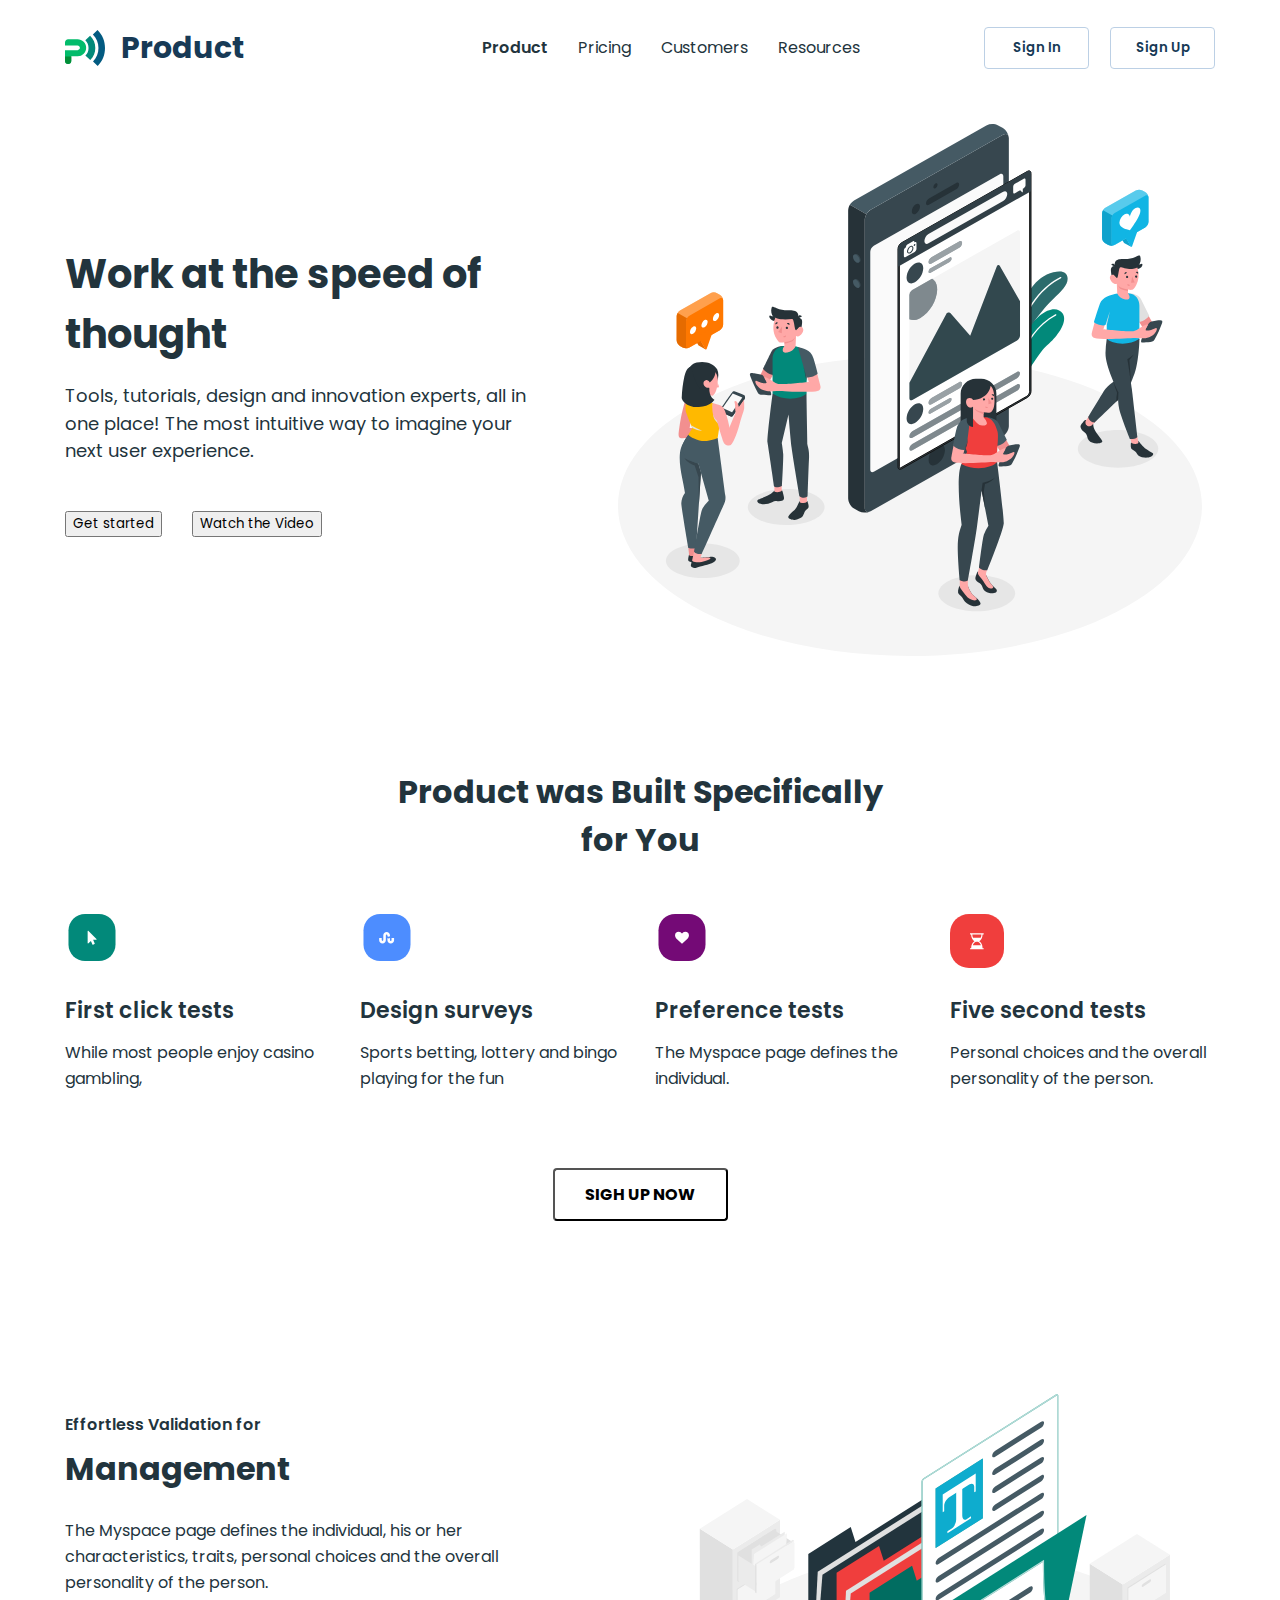
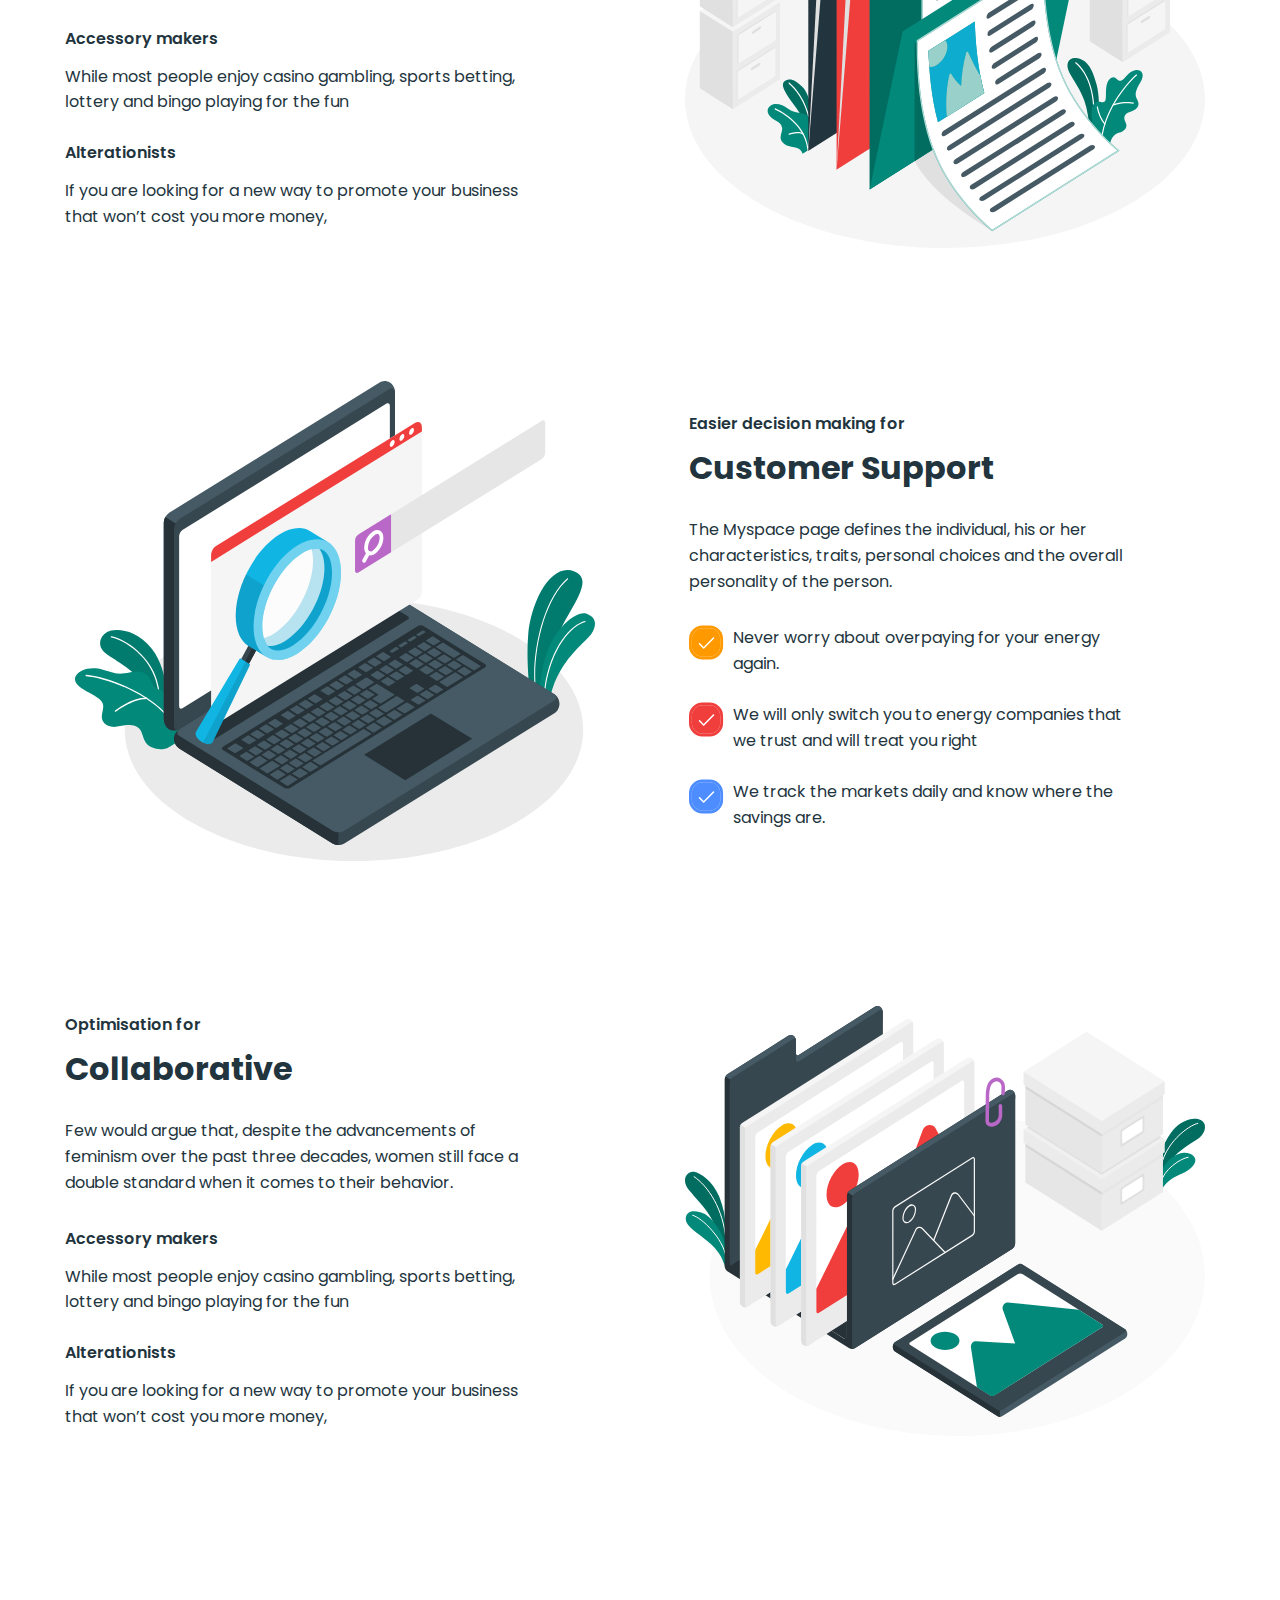
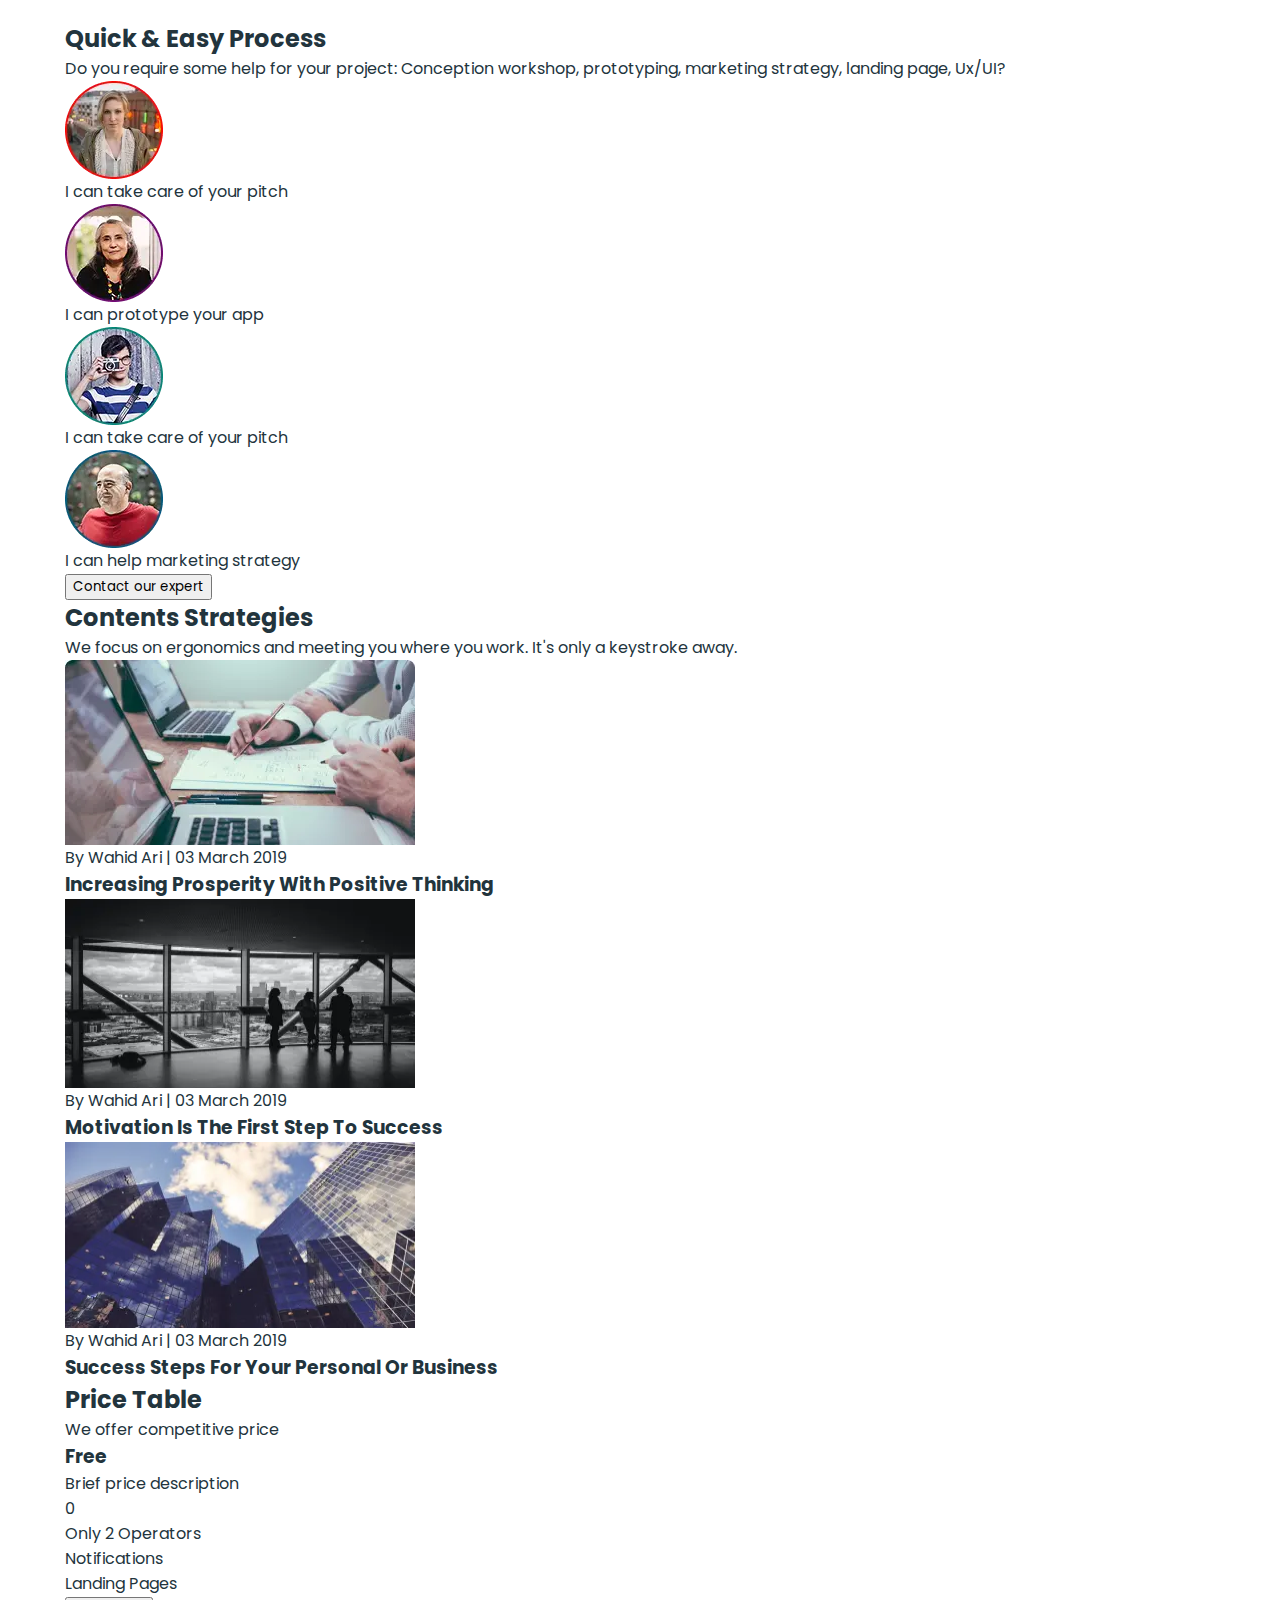
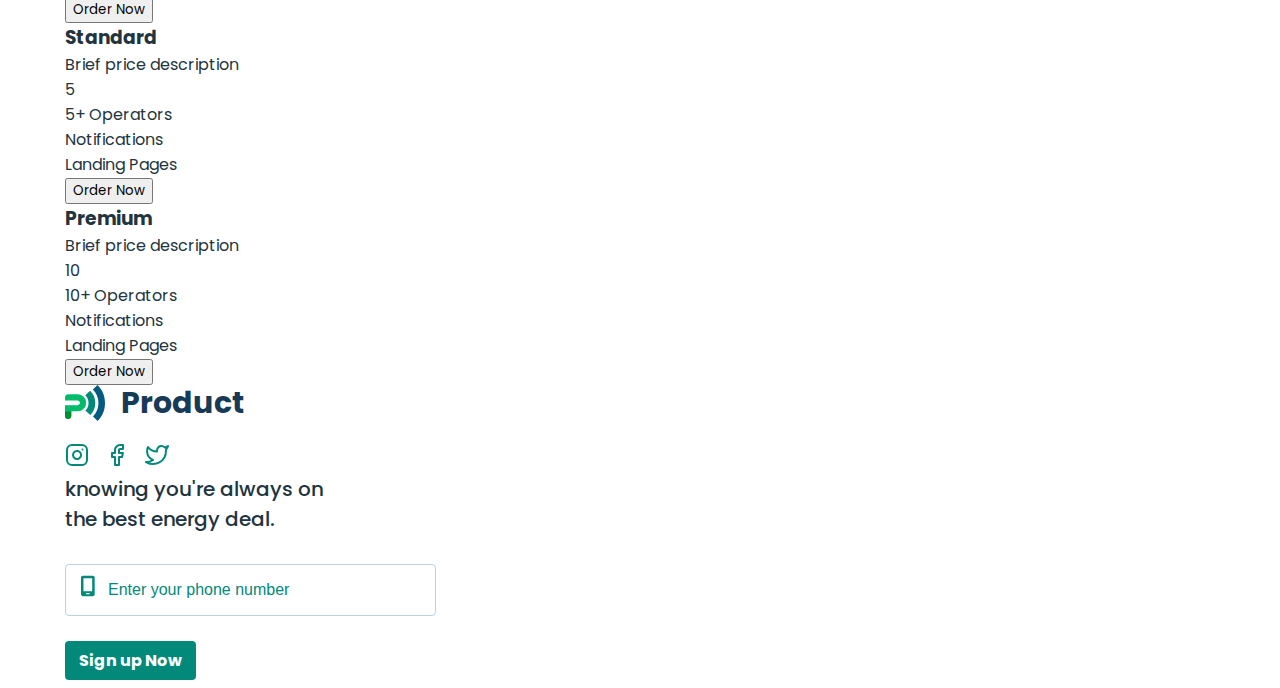
<file: index.html>
<!DOCTYPE html>
<html lang="en">
  <head>
    <meta charset="UTF-8" />
    <meta name="viewport" content="width=device-width, initial-scale=1.0" />
    <title>Business promotion</title>
    <link
      rel="stylesheet"
      href="https://cdnjs.cloudflare.com/ajax/libs/modern-normalize/3.0.1/modern-normalize.min.css"
      integrity="sha512-q6WgHqiHlKyOqslT/lgBgodhd03Wp4BEqKeW6nNtlOY4quzyG3VoQKFrieaCeSnuVseNKRGpGeDU3qPmabCANg=="
      crossorigin="anonymous"
      referrerpolicy="no-referrer" />
    <link
      href="https://fonts.googleapis.com/css2?family=Inter:wght@500;700&family=Montserrat:wght@400;500;600;700&family=Poppins:wght@400;500;600;700;800&family=Roboto:wght@400;500;700;900&display=swap"
      rel="stylesheet" />

    <link rel="stylesheet" href="./css/styles.css" />
  </head>
  <body>
    <!-- header -->
    <header class="header">
      <div class="container header-container">
        <a class="header-logo logo" href="./index.html">
          <img
            class="header-img"
            src="./images/logo.svg"
            alt=" main logo"
            width="40"
            height="36" />
          Product
        </a>

        <nav class="header-nav">
          <ul class="header-nav-list">
            <li class="header-nav-item">
              <a class="header-nav-link current" href="./index.html">Product</a>
            </li>
            <li class="header-nav-item">
              <a class="header-nav-link" href="./pricing.html">Pricing</a>
            </li>
            <li class="header-nav-item">
              <a class="header-nav-link" href="./customers.html">Customers</a>
            </li>
            <li class="header-nav-item">
              <a class="header-nav-link" href>Resources</a>
            </li>
          </ul>
        </nav>

        <ul class="header-btn-list">
          <li class="header-btn-item">
            <button class="header-btn" type="button">Sign In</button>
          </li>
          <li class="header-btn-item">
            <button class="header-btn" type="button">Sign Up</button>
          </li>
        </ul>
      </div>
    </header>

    <main>
      <!-- work -->
      <section class="hero">
        <div class="container hero-container">
          <div class="hero-block">
            <h1 class="hero-title">Work at the speed of thought</h1>
            <p class="hero-text">
              Tools, tutorials, design and innovation experts, all in one place!
              The most intuitive way to imagine your next user experience.
            </p>
            <ul class="hero-list">
              <li class="hero-list-item">
                <button class="hero-btn" type="button">Get started</button>
              </li>
              <li class="hero-list-item">
                <button class="hero-btn" type="button">Watch the Video</button>
              </li>
            </ul>
          </div>
          <img class="hero-img" src="./images/hero-img.svg" alt="hero-images" />
        </div>
      </section>

      <!-- product -->
      <section class="product">
        <div class="container">
          <h2 class="product-title">Product was Built Specifically for You</h2>
          <ul class="product-list">
            <li class="product-list-item">
              <img
                class="product-img"
                src="./images/icon-1.svg"
                alt="first click test"
                width="54"
                height="54" />
              <div class="product-text-block">
                <h3 class="product-subtitle">First click tests</h3>

                <p class="product-text">
                  While most people enjoy casino gambling,
                </p>
              </div>
            </li>
            <li class="product-list-item">
              <img
                class="product-img"
                src="./images/icon-2.svg"
                alt="design surveys"
                width="54"
                height="54" />
              <div class="product-text-block">
                <h3 class="product-subtitle">Design surveys</h3>

                <p class="product-text">
                  Sports betting, lottery and bingo playing for the fun
                </p>
              </div>
            </li>
            <li class="product-list-item">
              <img
                class="product-img"
                src="./images/icon-3.svg"
                alt="preference test"
                width="54"
                height="54" />
              <div class="product-text-block">
                <h3 class="product-subtitle">Preference tests</h3>

                <p class="product-text">
                  The Myspace page defines the individual.
                </p>
              </div>
            </li>
            <li class="product-list-item">
              <img
                class="product-img"
                src="./images/icon-4.svg"
                alt="five second test"
                width="54"
                height="54" />
              <div class="product-text-block">
                <h3 class="product-subtitle">Five second tests</h3>

                <p class="product-text">
                  Personal choices and the overall personality of the person.
                </p>
              </div>
            </li>
          </ul>
          <button class="product-btn" type="button">sigh up now</button>
        </div>
      </section>

      <!-- Management -->
      <section class="servis">
        <div class="container">
          <h2 class="visually-hidden">Servises</h2>
          <ul class="servis-top-list">
            <li class="servis-top-list-item">
              <h3 class="servis-top-list-title">
                <span class="servis-top-title-span">Effortless Validation
                  for</span>
                Management
              </h3>
              <p class="servis-top-text">
                The Myspace page defines the individual, his or her
                characteristics, traits, personal choices and the overall
                personality of the person.
              </p>
              <ul class="servis-top-sublist">
                <li class="servis-top-sublist-item">
                  <h4 class="servis-top-sublist-title">Accessory makers</h4>
                  <p class="servis-top-sublist-text">
                    While most people enjoy casino gambling, sports betting,
                    lottery and bingo playing for the fun
                  </p>
                </li>
                <li class="servis-top-sublist-item">
                  <h4 class="servis-top-sublist-title">Alterationists</h4>
                  <p class="servis-top-sublist-text text">
                    If you are looking for a new way to promote your business
                    that won’t cost you more money,
                  </p>
                </li>
              </ul>
            </li>

            <li>
              <img
                class="servis-top-img"
                src="./images/management-img.svg"
                alt="documents"
                width="540"
                height="500" />
            </li>
          </ul>

          <ul class="servis-mid-list">
            <li>
              <img
                class="servis-mid-icon"
                src="./images/support-img.svg"
                alt="laptop"
                width="540"
                height="500" />
            </li>
            <li class="servis-mid-list-item">
              <h3 class="servis-mid-title">
                <span class="servis-mid-title-span">Easier decision making
                  for</span>Customer Support
              </h3>
              <p class="servis-mid-text">
                The Myspace page defines the individual, his or her
                characteristics, traits, personal choices and the overall
                personality of the person.
              </p>
              <ul class="servis-mid-sublist">
                <li class="servis-mid-sublist-item">
                  <img
                    class="servis-mid-sublist-icon"
                    src="./images/yellow-icon.svg"
                    alt="ok yellow"
                    width="35"
                    height="35" />
                  <p class="servis-mid-sublist-text">
                    Never worry about overpaying for your energy again.
                  </p>
                </li>
                <li class="servis-mid-sublist-item">
                  <img
                    class="servis-mid-sublist-icon"
                    src="./images/red-icon.svg"
                    alt="ok red"
                    width="35"
                    height="35" />
                  <p class="servis-mid-sublist-text">
                    We will only switch you to energy companies that we trust
                    and will treat you right
                  </p>
                </li>
                <li class="servis-mid-sublist-item text">
                  <img
                    class="servis-mid-sublist-icon"
                    src="./images/blue-icon.svg"
                    alt="ok blue"
                    width="35"
                    height="35" />
                  <p class="servis-mid-sublist-text">
                    We track the markets daily and know where the savings are.
                  </p>
                </li>
              </ul>
            </li>
          </ul>
          <ul class="servis-bottom-list">
            <li class="servis-bottom-list-item">
              <h3 class="servis-bottom-list-title">
                <span class="servis-bottom-list-span">Optimisation for</span>
                Collaborative
              </h3>
              <p class="servis-bottom-list-text">
                Few would argue that, despite the advancements of feminism over
                the past three decades, women still face a double standard when
                it comes to their behavior.
              </p>
              <ul class="servis-bottom-sublist">
                <li class="servis-bottom-sublist-item">
                  <h4 class="servis-bottom-sublist-title">Accessory makers</h4>
                  <p class="servis-bottom-sublist-text">
                    While most people enjoy casino gambling, sports betting,
                    lottery and bingo playing for the fun
                  </p>
                </li>
                <li class="servis-bottom-sublist-item">
                  <h4 class="servis-bottom-sublist-title">Alterationists</h4>
                  <p class="servis-bottom-sublist-text text">
                    If you are looking for a new way to promote your business
                    that won’t cost you more money,
                  </p>
                </li>
              </ul>
            </li>
            <li>
              <img
                class="servis-bottom-img"
                src="./images/collaboration-img.svg"
                alt="folder with files"
                width="540"
                height="500" />
            </li>
          </ul>
        </div>
      </section>

      <!-- Quick -->
      <section class="quick">
        <div class="container">
          <h2 class="quick-title">Quick & Easy Process</h2>
          <p class="quick-title-text">
            Do you require some help for your project: Conception workshop,
            prototyping, marketing strategy, landing page, Ux/UI?
          </p>
          <ul class="quick-list">
            <li class="quick-list-item">
              <img class="quick-img"
                src="./images/section-quick/avatar-1.webp"
                alt="photo"
                width="98"
                height="98" />
              <p class="quick-text">I can take care of your pitch</p>
            </li>
            <li class="quick-list-item">
              <img class="quick-img"
                src="./images/section-quick/avatar-2.webp"
                alt="photo"
                width="98"
                height="98" />
              <p class="quick-text">I can prototype your app</p>
            </li>
            <li class="quick-list-item">
              <img class="quick-img"
                src="./images/section-quick/avatar-3.webp"
                alt="photo"
                width="98"
                height="98" />
              <p class="quick-text">I can take care of your pitch</p>
            </li>
            <li class="quick-list-item">
              <img class="quick-img"
                src="./images/section-quick/avatar-4.webp"
                alt="photo"
                width="98"
                height="98" />
              <p class="quick-text">I can help marketing strategy</p>
            </li>
          </ul>
          <button class="quick-button" type="button">Contact our expert</button>
        </div>
      </section>

      <!-- Contents Strategies -->
      <section class="strategy">
        <div class="container">
          <h2 class="strategy-title">Contents Strategies</h2>
          <p class="strategy-title-text">
            We focus on ergonomics and meeting you where you work. It's only a
            keystroke away.
          </p>
          <ul class="strategy-list">
            <li class="strategy-list-item">
              <img class="strategy-img"
                src="./images/section-contents/image-bg.webp"
                alt="laptop and documents"
                width="350"
                height="185" />
              <p class="strategy-text">By <span class="strategy-span">Wahid
                  Ari</span> | 03 March 2019</p>
              <h3 class="strategy-subtitle">Increasing Prosperity With Positive
                Thinking</h3>
            </li>
            <li class="strategy-list-item">
              <img class="strategy-img"
                src="./images/section-contents/Bitmap.webp"
                alt="people at the window in a high-rise building"
                width="350"
                height="189" />
              <p class="strategy-text">By <span class="strategy-span">Wahid
                  Ari</span> | 03 March 2019</p>
              <h3 class="strategy-subtitle">Motivation Is The First Step To
                Success</h3>
            </li>
            <li class="strategy-list-item">
              <img class="strategy-img"
                src="./images/section-contents/Bitmap-1.webp"
                alt="skyscrapers"
                width="350"
                height="186" />
              <p class="strategy-text">By <span class="strategy-span">Wahid
                  Ari</span> | 03 March 2019</p>
              <h3 class="strategy-subtitle">Success Steps For Your Personal Or
                Business</h3>
            </li>
          </ul>
        </div>
      </section>

      <!-- Price Table -->
      <section class="price">
        <div class="container">
          <h2 class="price-title">Price Table</h2>
          <p class="price-title-text">We offer competitive price</p>
          <ul class="price-list">
            <li class="price-list-item">
              <div class="price-card">
                <h3 class="price-card-title">Free</h3>
                <p class="price-card-title-text">Brief price description</p>
                <p class="price-card-money">0</p>
                <div class="price-card-text-block">
                  <p class="price-card-text">Only 2 Operators</p>
                  <p class="price-card-text">Notifications</p>
                  <p class="price-card-text">Landing Pages</p>
                </div>
                <button class="price-card-button" type="button">Order
                  Now</button>
              </div>
            </li>
            <li class="price-list-item">
              <div class="price-card">
                <h3 class="price-card-title">Standard</h3>
                <p class="price-card-title-text">Brief price description</p>
                <p class="price-card-money">5</p>
                <div class="price-card-text-block">
                  <p class="price-card-text">5+ Operators</p>
                  <p class="price-card-text">Notifications</p>
                  <p class="price-card-text">Landing Pages</p>
                </div>
                <button class="price-card-button" type="button">Order
                  Now</button>
              </div>
            </li>
            <li class="price-list-item">
              <div class="price-card">
                <h3 class="price-card-title">Premium</h3>
                <p class="price-card-title-text">Brief price description</p>
                <p class="price-card-money">10</p>
                <div class="price-card-text-block">
                  <p class="price-card-text">10+ Operators</p>
                  <p class="price-card-text">Notifications</p>
                  <p class="price-card-text">Landing Pages</p>
                </div>
                <button class="price-card-button" type="button">Order
                  Now</button>
              </div>
            </li>
          </ul>
        </div>
      </section>

    </main>
    <div class="footer">
      <div class="container footer-container">
        <div class="footer-social">
          <div class="footer-logo-block">
            <a class="footer-logo logo" href="./index.html">
              <img
                class="footer-img"
                src="./images/logo.svg"
                alt=" footer logo"
                width="40"
                height="36" />
              Product
            </a>
          </div>
          <div class="footer-social-img">
            <ul class="footer-social-list">
              <li class="footer-social-item">
                <a
                  class="footer-social-link"
                  href
                  target="_blank"
                  aria-label="instagram link">
                  <svg class="footer-social-item-svg" width="24"
                    height="24">
                    <use
                      href="./images/section-contents/icon-sprite.svg#icon-instagram"></use>
                  </svg>
                </a>
              </li>
              <li class="footer-social-item">
                <a
                  class="footer-social-link"
                  href
                  target="_blank"
                  aria-label="facebook link">
                  <svg class="footer-social-item-svg" width="24"
                    height="24">
                    <use
                      href="./images/section-contents/icon-sprite.svg#icon-facebook"></use>
                  </svg>
                </a>
              </li>
              <li class="footer-social-item">
                <a
                  class="footer-social-link"
                  href
                  target="_blank"
                  aria-label="facebook link">
                  <svg class="footer-social-item-svg" width="24"
                    height="24">
                    <use
                      href="./images/section-contents/icon-sprite.svg#icon-twitter"></use>
                  </svg>
                </a>
              </li>
            </ul>
          </div>
        </div>
        <form class="footer-form">
          <label class="footer-form-label" for="form-footer">
            <p class="footer-form-text">
              knowing you're always on the best energy deal.
            </p>
          </label>
          <input
            class="footer-form-input"
            type="tel"
            name="phone"
            id="form-footer"
            placeholder="Enter your phone number" />
          <svg class="form-svg" width="16" height="24">
            <use
              href="./images/section-contents/icon-sprite.svg#icon-mobile-screen-footer"></use>
          </svg>

          <button class="footer-btn" type="submit">Sign up Now</button>
        </form>
      </div>
    </div>
  </body>
</html>
</file>
<file: css/styles.css>
a{
    text-decoration: none;
}

ul{
    list-style-type: none;
    padding-left: 0;
    margin: 0;
}

h1, h2, h3, h4, h5, h6, p{
    margin: 0;
}

img{
    display: block;
}

button{
    cursor: pointer;
    font-family: inherit;
}

body{
    font-family:"Poppins",sans-serif;
    background-color: #fff;
    color: #22343d;
    font-weight: 400;
    font-size: 16px;
}

.container{
    margin: 0 auto;
    padding: 0 20px;
    width: 1150px;
}

/* header */


.header-container{
    display: flex;
    align-items: center;
}

.header-logo {
    font-weight: 700;
    align-items: center;
    font-size: 30px;
    line-height: 0.93;
    color: #173a56;
    display: flex;
    gap: 16px;
    margin-right: 237px;
}

.header-nav-list {
    display: flex;
    gap: 30px;
}

.header-nav-link {
    display: block;
    padding: 26px 0;
    line-height: 1.75;
    color: #22343d;
}

.current{
    font-weight: 600;
}

.header-btn-list {
    display: flex;
    margin-left: auto;
    gap: 21px;
}

.header-btn {
    border: 1px solid #bcd0e5;
    border-radius: 4px;
    min-width: 105px;
    height: 42px;
    font-weight: 600;
    text-align: center;
    color: #173a56;
    background-color: transparent;
}

.header-btn:hover,
.header-btn:focus{
    background-color: #02897a;
    color: #fff;
    border: none;
}

/* hero */

.hero{
    padding-top: 25px;
    padding-bottom:100px ;
}

.hero-container{
    display: flex;
    align-items: center;
    justify-content: space-between;
    gap: 35px;
}

.hero-block{
    max-width: 465px;
}

.hero-title{
    font-weight: 700;
    font-size: 40px;
    line-height: 1.5;
    margin-bottom: 18px;
    max-width: 420px;
    
}

.hero-text{
    font-weight: 400;
    font-size: 18px;
    line-height: 1.55;
    margin-bottom: 45px;
}
.hero-list{
    display: flex;
    gap: 30px;
}

/* product */

.product {
    padding-bottom: 100px;
}

.product-title {
    font-weight: 700;
    font-size: 32px;
    max-width: 535px;
    text-align: center;
    margin: 0 auto;
    margin-bottom: 50px;
}

.product-list {
    display: flex;
    gap: 30px;
}

.product-list-item {
    width: calc((100% - 90px)/4);
}

.product-text-block {
    margin-top: 26px;
    margin-bottom: 76px;
    
}

.product-subtitle {
    font-weight: 600;
    font-size: 22px;
    margin-bottom: 13px;
}

.product-text {
    line-height: 1.625;
}

.product-btn {
    display: block;
    font-weight: 700;
    font-size: 16px;
    border-radius: 4px;
    min-width: 175px;
    height: 53px;
    text-transform: uppercase;
    background-color: transparent;
    margin: 0 auto;
}

.product-btn:hover,
.product-btn:focus{
    background-color: #02897a;
    color: #fff;
    border: none;
}

/* servis */

.visually-hidden {
    position: absolute;
    width: 1px;
    height: 1px;
    margin: -1px;
    border: 0;
    padding: 0;
    white-space: nowrap;
    clip-path: inset(100%);
    clip: rect(0 0 0 0);
    overflow: hidden;
    }

.servis{
    padding: 50px 0 150px 0;
} 


.servis-top-list {
    display: flex;
    justify-content: space-between;
    gap: 84px;
}

.servis-top-list-item {
    max-width: 486px;
    text-align: start;
    align-self: center;
} 

.servis-top-list-title {
    font-weight: 700;
    font-size: 32px;
    margin-bottom: 25px;
}

.servis-top-title-span {
    font-weight: 600;
    margin-bottom: 8px;
    display: block;
    font-size: 16px;
}

.servis-top-text {
    line-height: 1.62;
    margin-bottom: 30px;
}

.servis-top-sublist-title {
    font-weight: 600;
    line-height: 1.62;
    margin-bottom: 12px;
}

.servis-top-sublist-text {
    line-height: 1.62;
    margin-bottom: 25px;
}


.text{
    margin-bottom:0;
}

.servis-top-img {
    max-width: 100%;
}

.servis-mid-list {
    display: flex;
    padding-top: 100px;
    gap:84px
}

.servis-mid-list-item {
    max-width: 450px;
    align-self: center;
}


.servis-mid-title {
    font-weight: 700;
    font-size: 32px;
    margin-bottom: 25px;
}

.servis-mid-title-span {
    font-weight: 600;
    display: block;
    font-size: 16px;
    margin-bottom: 8px;
}

.servis-mid-text {
    line-height: 1.62;
    margin-bottom: 30px;
}

.servis-mid-sublist {
    display: flex;
    flex-direction: column;
}

.servis-mid-sublist-item {
    display: flex;
    margin-bottom: 25px;
}


.servis-mid-sublist-text {
    line-height: 1.62;
    align-items: center;
    
}


.servis-mid-sublist-icon{
    margin-right: 9px;
}



.servis-bottom-list {
    padding-top: 100px;
    display: flex;
    gap: 84px;
    justify-content: space-between;
}

.servis-bottom-list-item {
    max-width: 486px;
    text-align: start;
    align-self: center;
}

.servis-bottom-list-title {
    font-weight: 700;
    font-size: 32px;
    margin-bottom: 25px;
}

.servis-bottom-list-span {
    font-weight: 600;
    font-size: 16px;
    display: block;
    margin-bottom: 8px;
}

.servis-bottom-list-text {
    line-height: 1.62;
    margin-bottom: 30px;
}

.servis-bottom-sublist-title {
    font-weight: 600;
    line-height: 1.62;
    margin-bottom: 12px;
}

.servis-bottom-sublist-text {
    line-height: 1.62;
    margin-bottom: 25px;
}
.text{
    margin-bottom: 0;
}

/* footer */

.footer-logo{
    font-weight: 700;
    align-items: center;
    font-size: 30px;
    line-height: 0.93;
    color: #173a56;
    display: flex;
    gap: 16px;
    margin-right: 237px;
}

.footer-form {
    max-width: 325px;
    position: relative;
}

.footer-form-text{
    max-width: 280px;
    font-weight: 500;
    font-size: 20px;
    line-height: 1.5;
    margin-bottom: 30px;
    color: #22343d;
}

.footer-form-input {
    margin-bottom: 25px;
    max-width: 325px;
    padding-left: 42px;
    border-radius: 4px;
    height: 48px;
    width: 325px;
    border: 1px solid #bcd0e5;
    outline: transparent;
    color: #02897a;

}
.footer-form-input::placeholder{
    font-size: 16px;
    font-weight: 400;
    line-height: 1.75;
    color: #02897a;
}

.form-svg{
    position: absolute;
    fill: #02897a;
    left:15px;
    top: 100px;
}

.footer-btn {
    width: 131px;
    height: 39px;
    background-color: #02897a;
    border-radius: 4px;
    font-weight: 700;
    font-size: 16px;
    text-align: center;
    color: #fff;
    border: transparent;
    transition-property: background-color;
    transition-duration: 250ms;
    transition-timing-function: cubic-bezier(0.075, 0.82, 0.165, 1);
}
.footer-btn:hover,
.footer-btn:focus{
    background-color: #05695d;
}

.footer-logo-block{
    margin-bottom: 22px;
}
.footer-social-item-svg{
    stroke:#02897a ;
    fill: transparent;
}
.footer-social-list{
    display: flex;
    gap: 16px;
    border-radius: 50%;
}
</file>
